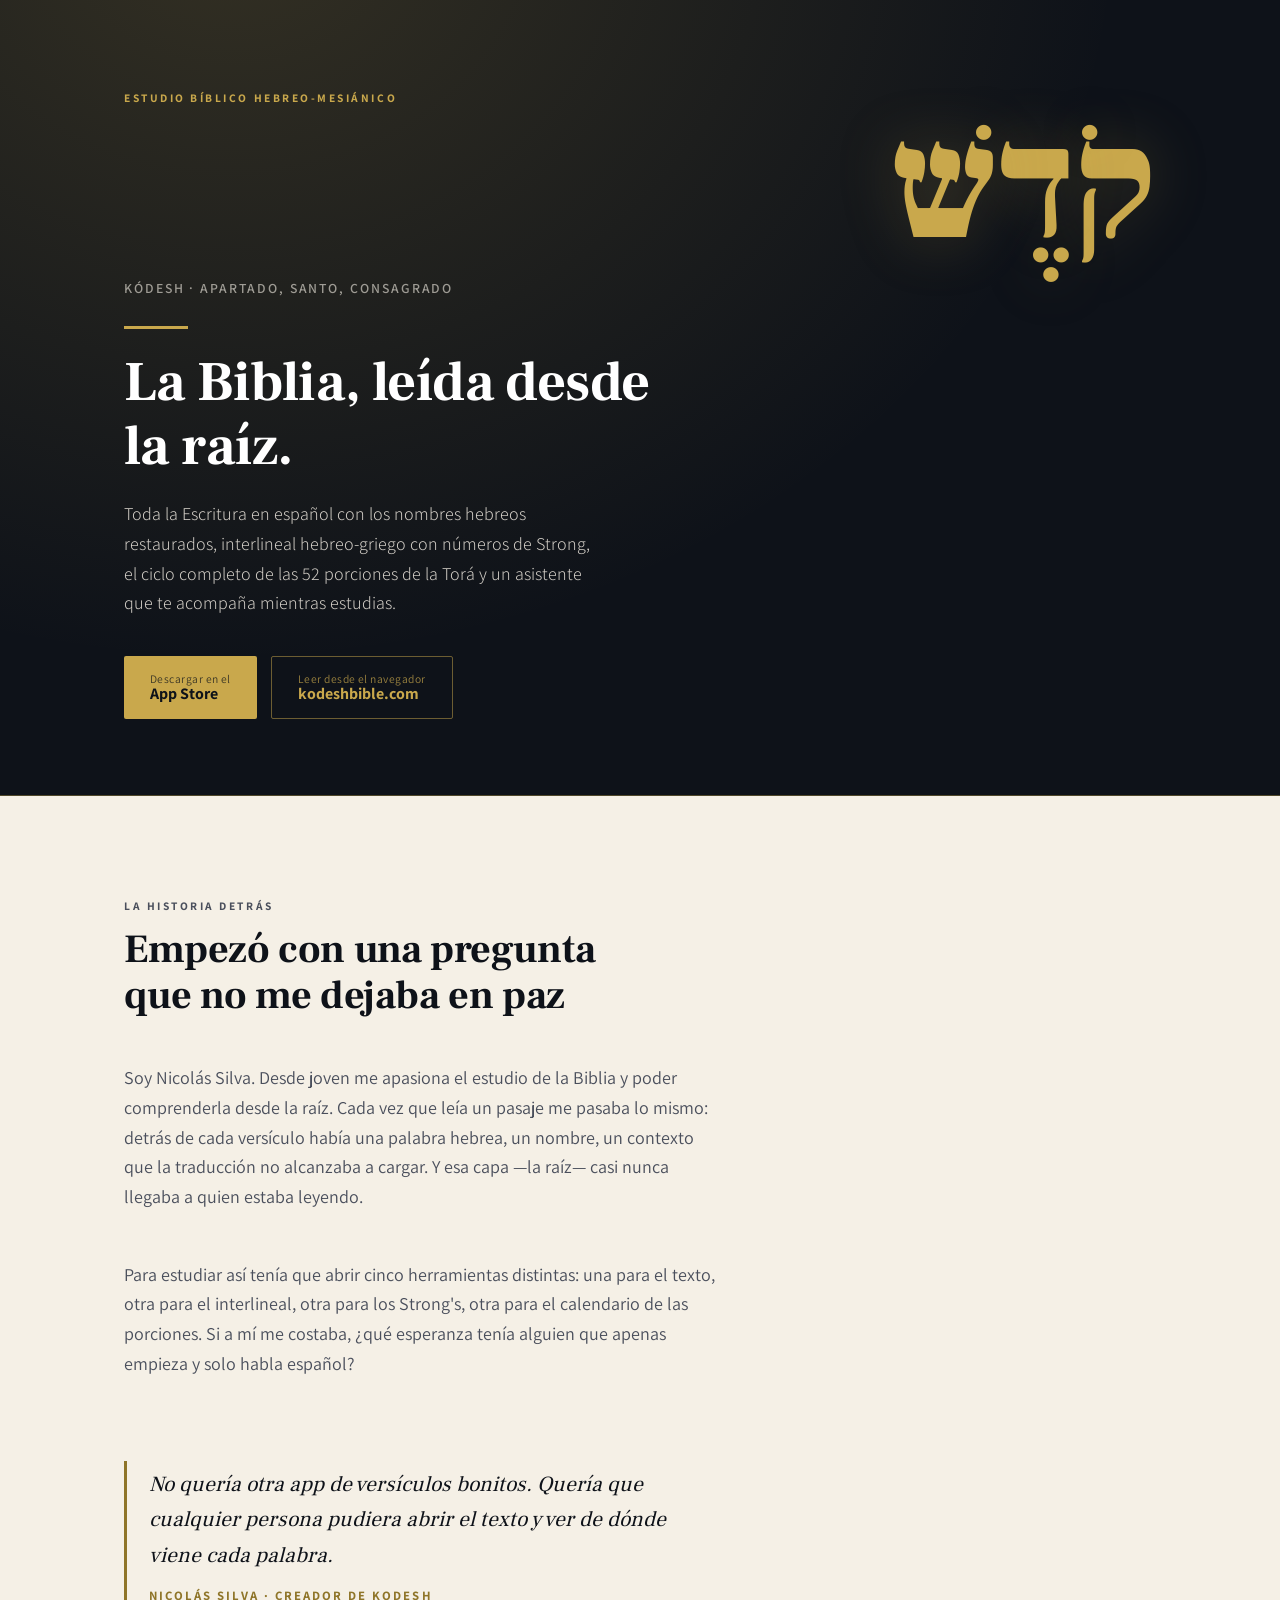
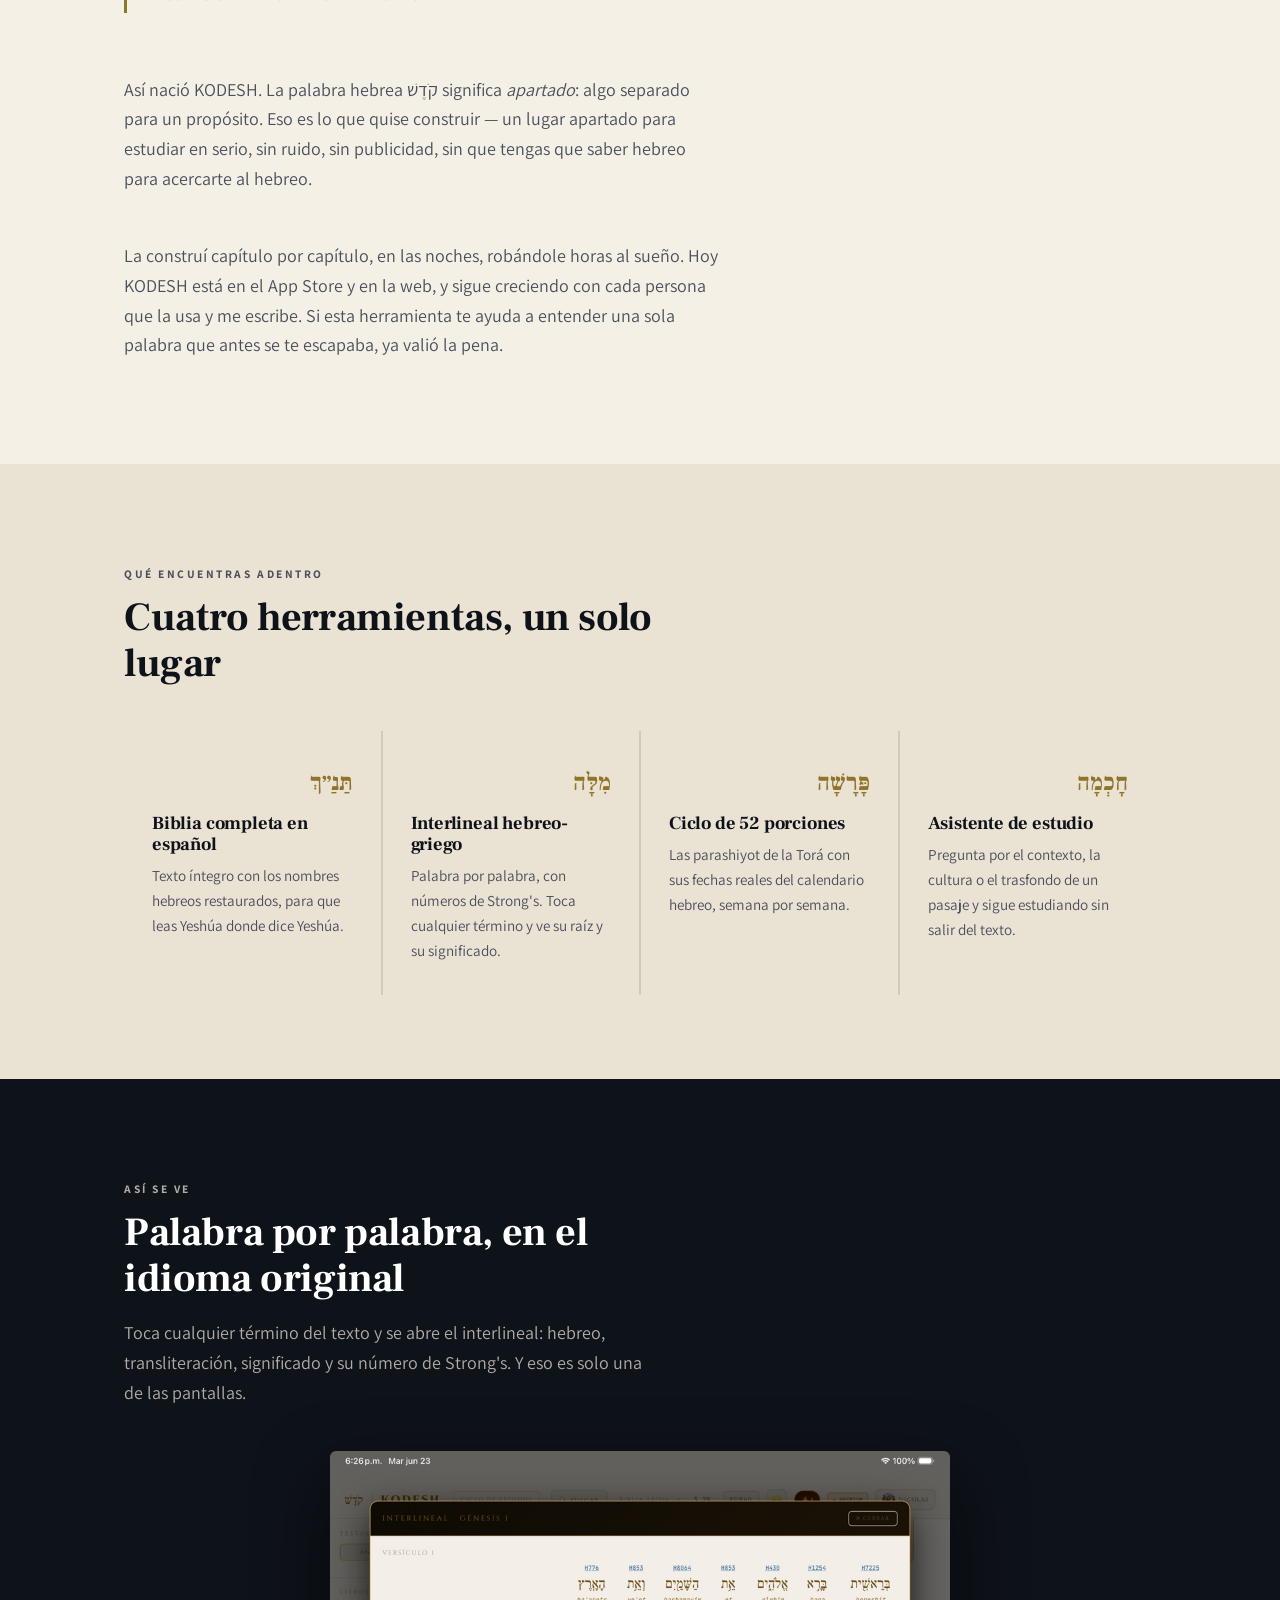
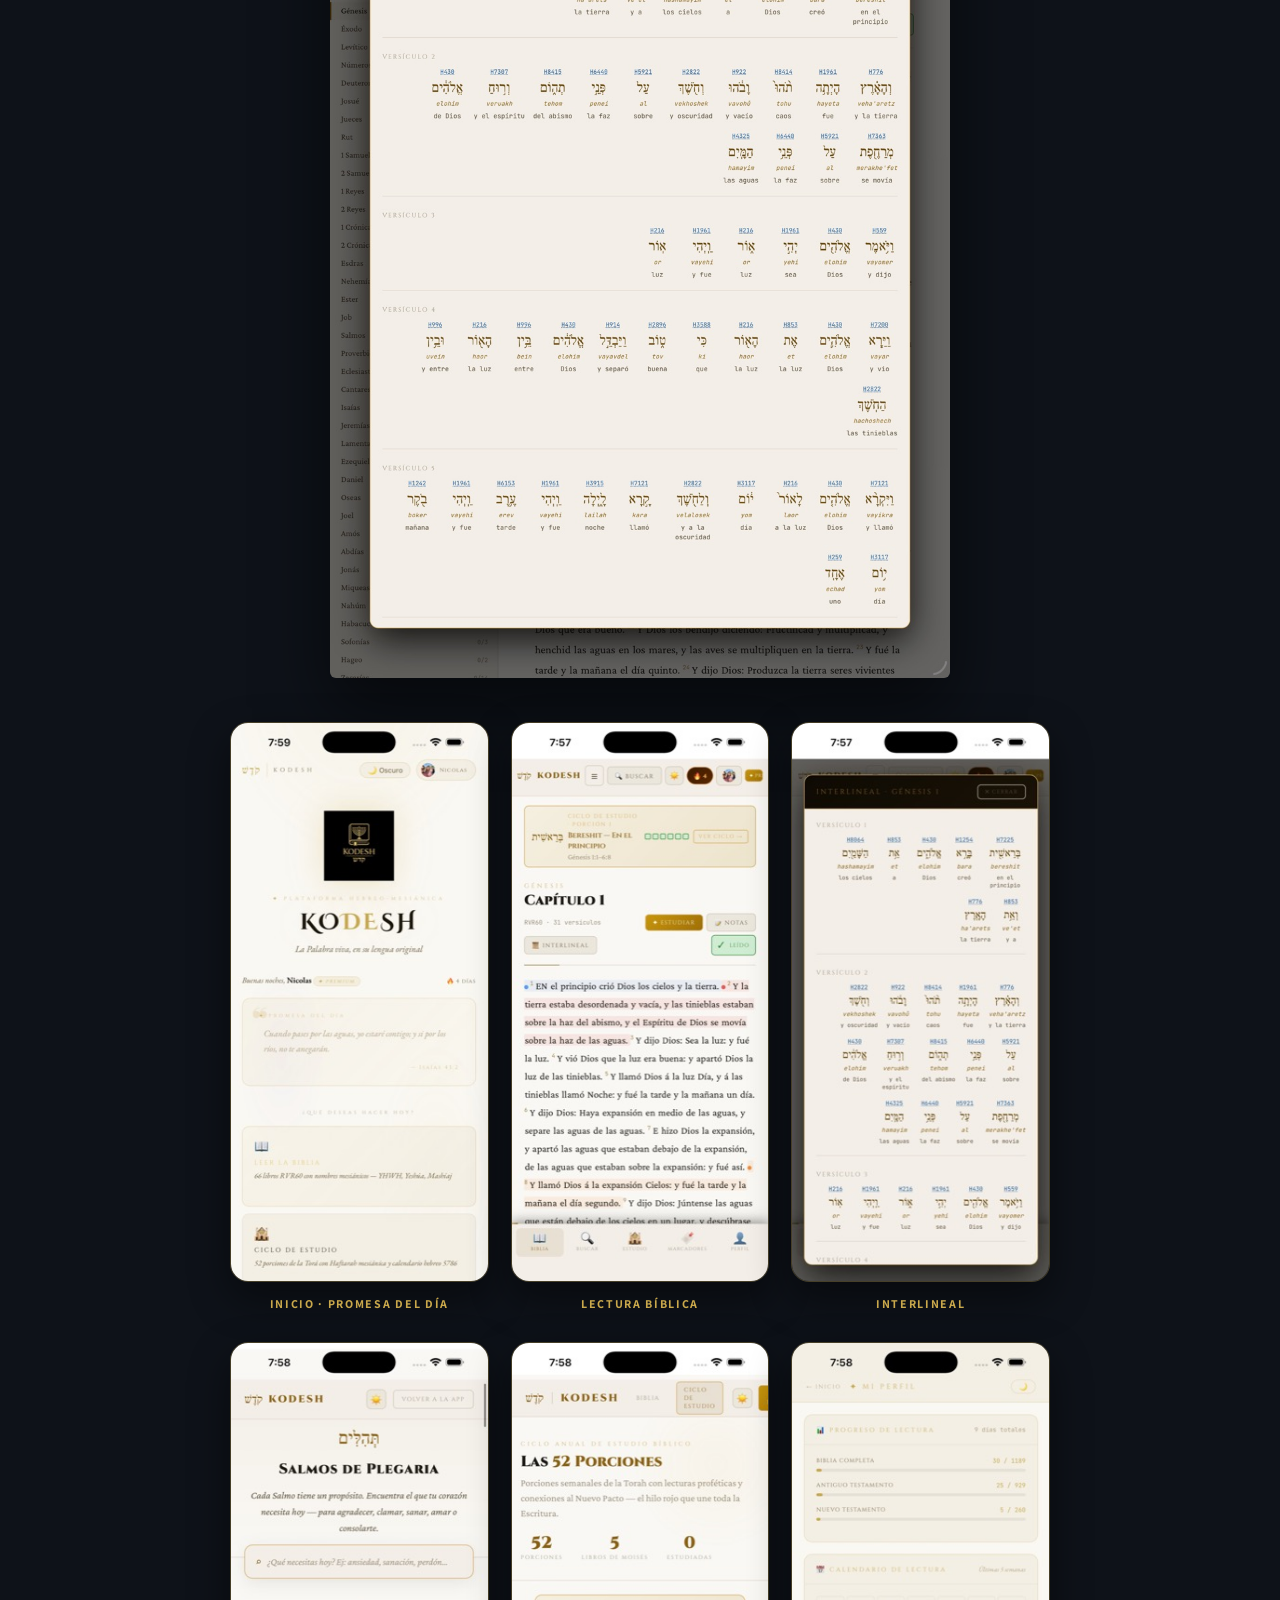
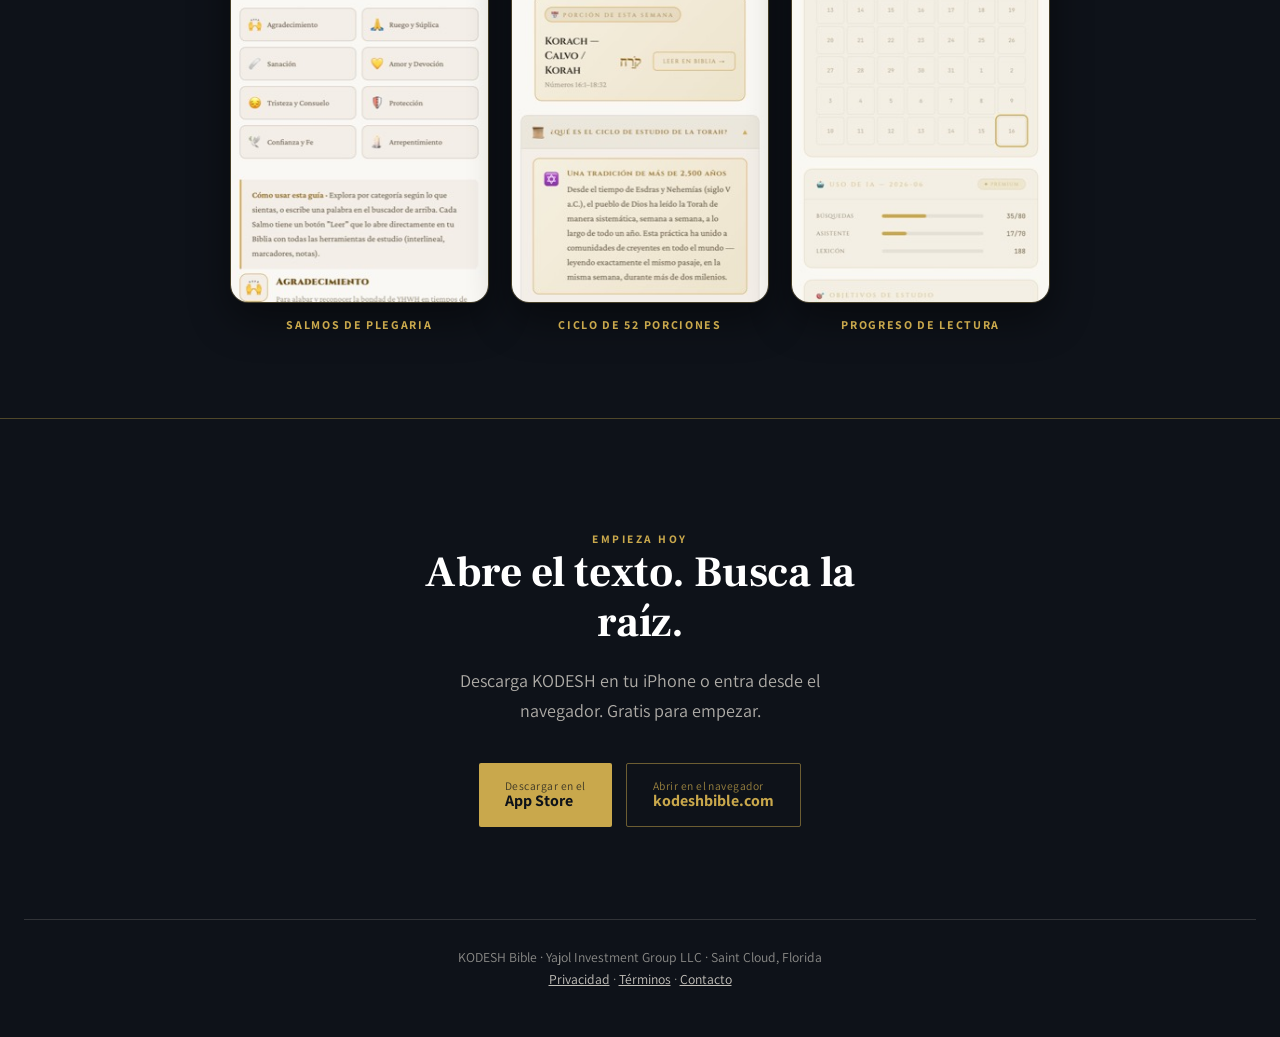
<file: kodesh bible/descargar.html>
<!DOCTYPE html>
<html lang="es">
<head>
<meta charset="UTF-8">
<meta name="viewport" content="width=device-width, initial-scale=1">
<title>KODESH Bible — Estudia la Palabra desde sus raíces hebreas</title>
<meta name="description" content="KODESH Bible: Biblia en español con nombres hebreos restaurados, interlineal hebreo-griego con Strong's, ciclo de 52 porciones de la Torá y asistente de estudio.">
<link rel="preconnect" href="https://fonts.googleapis.com">
<link rel="preconnect" href="https://fonts.gstatic.com" crossorigin>
<link href="https://fonts.googleapis.com/css2?family=Frank+Ruhl+Libre:wght@400;500;700;900&family=Assistant:wght@300;400;600;700&display=swap" rel="stylesheet">
<style>
:root{
  --parchment:#F5F0E6;
  --parchment-deep:#EAE2D3;
  --ink:#0E1219;
  --ink-soft:#4A4F5C;
  --night:#0E1219;
  --night-soft:#1A212C;
  --gold:#C9A84C;
  --gold-deep:#8F7529;
  --max:1080px;
}
*{box-sizing:border-box;margin:0;padding:0}
html{scroll-behavior:smooth}
body{
  background:var(--parchment);
  color:var(--ink);
  font-family:'Assistant',system-ui,sans-serif;
  font-size:18px;line-height:1.65;
  -webkit-font-smoothing:antialiased;
}
.wrap{max-width:var(--max);margin:0 auto;padding:0 24px}
h1,h2,h3{font-family:'Frank Ruhl Libre',Georgia,serif;font-weight:700;line-height:1.15;letter-spacing:-.01em}
a{color:inherit}
.eyebrow{
  font-size:.72rem;letter-spacing:.22em;text-transform:uppercase;
  font-weight:700;color:var(--gold-deep);
}
.hero .eyebrow,.closing .eyebrow{color:var(--gold)}

/* ---------- HERO ---------- */
.hero{
  position:relative;overflow:hidden;
  background:var(--night);
  color:var(--parchment);
  padding:88px 0 76px;
  border-bottom:1px solid rgba(201,168,76,.35);
}
.hero::after{ /* halo dorado tenue */
  content:"";position:absolute;inset:0;pointer-events:none;
  background:radial-gradient(ellipse at 18% -10%,rgba(201,168,76,.20),transparent 60%);
}
.hero .wrap{position:relative;z-index:1}
.aleph{
  font-family:'Frank Ruhl Libre',serif;
  font-weight:900;
  font-size:clamp(4.5rem,17vw,10rem);
  line-height:1;
  direction:rtl;
  color:var(--gold);
  text-shadow:0 0 60px rgba(201,168,76,.25);
  opacity:0;transform:translateY(14px);
  animation:rise .9s cubic-bezier(.2,.7,.3,1) forwards;
}
.aleph span{display:inline-block;opacity:0;animation:rise .7s cubic-bezier(.2,.7,.3,1) forwards}
.aleph span:nth-child(1){animation-delay:.05s}
.aleph span:nth-child(2){animation-delay:.20s}
.aleph span:nth-child(3){animation-delay:.35s}
.aleph span:nth-child(4){animation-delay:.50s}
@keyframes rise{to{opacity:1;transform:translateY(0)}}
.hero-rule{
  width:64px;height:3px;background:var(--gold);margin:26px 0 22px;
}
.hero h1{
  font-size:clamp(2.1rem,5.2vw,3.5rem);
  max-width:16ch;color:#fff;
}
.hero p.lead{
  margin-top:20px;max-width:52ch;
  font-size:1.12rem;color:rgba(243,238,228,.86);font-weight:300;
}
.gloss{
  margin-top:10px;font-size:.86rem;letter-spacing:.14em;text-transform:uppercase;
  color:rgba(243,238,228,.6);font-weight:600;
}

/* ---------- BOTONES ---------- */
.cta-row{display:flex;flex-wrap:wrap;gap:14px;margin-top:38px}
.btn{
  display:inline-flex;align-items:center;gap:10px;
  padding:15px 26px;border-radius:2px;
  font-weight:700;font-size:1rem;text-decoration:none;
  transition:transform .18s ease,box-shadow .18s ease,background .18s ease;
}
.btn:focus-visible{outline:3px solid var(--gold);outline-offset:3px}
.btn-primary{background:var(--gold);color:var(--night)}
.btn-primary:hover{transform:translateY(-2px);box-shadow:0 10px 28px rgba(201,168,76,.35)}
.btn-ghost{border:1.5px solid rgba(201,168,76,.5);color:var(--gold)}
.btn-ghost:hover{background:rgba(201,168,76,.12);transform:translateY(-2px)}
.btn small{display:block;font-weight:400;font-size:.72rem;opacity:.75;letter-spacing:.04em}
.btn .stack{display:flex;flex-direction:column;line-height:1.15;text-align:left}

/* ---------- SECCIONES ---------- */
section.band{padding:84px 0}
.band-alt{background:var(--parchment-deep)}
.sec-head{max-width:60ch;margin-bottom:44px}
.sec-head h2{font-size:clamp(1.7rem,3.6vw,2.5rem);margin-top:12px}
.sec-head p{margin-top:16px;color:var(--ink-soft)}

/* historia */
.story{display:grid;grid-template-columns:1fr;gap:28px;max-width:66ch}
.story p{margin-bottom:20px;color:var(--ink-soft)}
blockquote{
  border-left:3px solid var(--gold-deep);
  padding:6px 0 6px 22px;margin:34px 0;
  font-family:'Frank Ruhl Libre',serif;font-size:1.35rem;font-style:italic;color:var(--ink);
}
blockquote cite{display:block;font-size:.8rem;font-style:normal;letter-spacing:.16em;text-transform:uppercase;color:var(--gold-deep);margin-top:12px;font-family:'Assistant',sans-serif;font-weight:700}

/* features */
.features{display:grid;grid-template-columns:repeat(auto-fit,minmax(250px,1fr));gap:2px;background:rgba(21,24,31,.12)}
.feature{background:var(--parchment);padding:32px 28px}
.band-alt .feature{background:var(--parchment-deep)}
.feature .heb{
  font-family:'Frank Ruhl Libre',serif;direction:rtl;font-size:1.5rem;
  color:var(--gold-deep);font-weight:700;
}
.feature h3{font-size:1.15rem;margin:10px 0 8px}
.feature p{font-size:.95rem;color:var(--ink-soft)}

/* galería */
.showcase{background:var(--night);color:var(--parchment)}
.showcase .sec-head h2{color:#fff}
.showcase .sec-head p{color:rgba(245,240,230,.7)}
.showcase .eyebrow{color:var(--gold)}
.feature-shot{margin:0 auto 44px;max-width:620px}
.feature-shot img{
  width:100%;height:auto;display:block;
  border-radius:6px;
  box-shadow:0 30px 70px rgba(0,0,0,.55);
}
.shots{display:grid;grid-template-columns:repeat(auto-fit,minmax(200px,1fr));gap:28px 22px;max-width:820px;margin:0 auto}
.shot{margin:0}
.shot img{
  width:100%;aspect-ratio:9/19.5;object-fit:cover;object-position:top;
  display:block;border-radius:18px;
  border:1px solid rgba(201,168,76,.3);
  box-shadow:0 16px 40px rgba(0,0,0,.45);
}
.shot figcaption{
  margin-top:12px;text-align:center;
  font-size:.75rem;letter-spacing:.14em;text-transform:uppercase;
  font-weight:700;color:var(--gold);
}

/* cierre */
.closing{background:var(--night);color:var(--parchment);text-align:center;padding:92px 0;border-top:1px solid rgba(201,168,76,.35)}
.closing h2{font-size:clamp(1.8rem,4vw,2.7rem);max-width:20ch;margin:0 auto;color:#fff}
.closing p{color:rgba(243,238,228,.7);margin:18px auto 0;max-width:46ch}
.closing .cta-row{justify-content:center}
footer{background:var(--night);color:rgba(243,238,228,.55);font-size:.85rem;padding:0 0 46px;text-align:center}
footer a{color:rgba(243,238,228,.8)}
footer .rule{height:1px;background:rgba(243,238,228,.15);margin:0 24px 26px}

@media (prefers-reduced-motion:reduce){
  *{animation:none!important;transition:none!important}
}
@media(max-width:640px){
  body{font-size:17px}
  section.band{padding:60px 0}
  .hero{padding:60px 0 56px}
  .btn{flex:1 1 100%;justify-content:center}
}
</style>
</head>
<body>

<!-- ============ HERO ============ -->
<header class="hero">
  <div class="wrap">
    <p class="eyebrow">Estudio bíblico hebreo-mesiánico</p>
    <div class="aleph" aria-label="Kodesh en hebreo"><span>ק</span><span>ֹדֶ</span><span>שׁ</span><span></span></div>
    <p class="gloss">Kódesh · apartado, santo, consagrado</p>
    <div class="hero-rule"></div>
    <h1>La Biblia, leída desde la raíz.</h1>
    <p class="lead">Toda la Escritura en español con los nombres hebreos restaurados, interlineal hebreo-griego con números de Strong, el ciclo completo de las 52 porciones de la Torá y un asistente que te acompaña mientras estudias.</p>
    <div class="cta-row">
      <a class="btn btn-primary" href="https://apps.apple.com/app/kodesh-bible/id6781083106">
        <span class="stack"><small>Descargar en el</small>App Store</span>
      </a>
      <a class="btn btn-ghost" href="https://kodeshbible.com">
        <span class="stack"><small>Leer desde el navegador</small>kodeshbible.com</span>
      </a>
    </div>
  </div>
</header>

<!-- ============ HISTORIA ============ -->
<section class="band">
  <div class="wrap">
    <div class="sec-head">
      <p class="eyebrow">La historia detrás</p>
      <h2>Empezó con una pregunta que no me dejaba en paz</h2>
    </div>
    <div class="story">
      <p>Soy Nicolás Silva. Desde joven me apasiona el estudio de la Biblia y poder comprenderla desde la raíz. Cada vez que leía un pasaje me pasaba lo mismo: detrás de cada versículo había una palabra hebrea, un nombre, un contexto que la traducción no alcanzaba a cargar. Y esa capa —la raíz— casi nunca llegaba a quien estaba leyendo.</p>

      <p>Para estudiar así tenía que abrir cinco herramientas distintas: una para el texto, otra para el interlineal, otra para los Strong's, otra para el calendario de las porciones. Si a mí me costaba, ¿qué esperanza tenía alguien que apenas empieza y solo habla español?</p>

      <blockquote>
        No quería otra app de versículos bonitos. Quería que cualquier persona pudiera abrir el texto y ver de dónde viene cada palabra.
        <cite>Nicolás Silva · Creador de KODESH</cite>
      </blockquote>

      <p>Así nació KODESH. La palabra hebrea קֹדֶשׁ significa <em>apartado</em>: algo separado para un propósito. Eso es lo que quise construir — un lugar apartado para estudiar en serio, sin ruido, sin publicidad, sin que tengas que saber hebreo para acercarte al hebreo.</p>

      <p>La construí capítulo por capítulo, en las noches, robándole horas al sueño. Hoy KODESH está en el App Store y en la web, y sigue creciendo con cada persona que la usa y me escribe. Si esta herramienta te ayuda a entender una sola palabra que antes se te escapaba, ya valió la pena.</p>
    </div>
  </div>
</section>

<!-- ============ QUÉ ENCUENTRAS ============ -->
<section class="band band-alt">
  <div class="wrap">
    <div class="sec-head">
      <p class="eyebrow">Qué encuentras adentro</p>
      <h2>Cuatro herramientas, un solo lugar</h2>
    </div>
    <div class="features">
      <div class="feature">
        <div class="heb">תַּנַ״ךְ</div>
        <h3>Biblia completa en español</h3>
        <p>Texto íntegro con los nombres hebreos restaurados, para que leas Yeshúa donde dice Yeshúa.</p>
      </div>
      <div class="feature">
        <div class="heb">מִלָּה</div>
        <h3>Interlineal hebreo-griego</h3>
        <p>Palabra por palabra, con números de Strong's. Toca cualquier término y ve su raíz y su significado.</p>
      </div>
      <div class="feature">
        <div class="heb">פָּרָשָׁה</div>
        <h3>Ciclo de 52 porciones</h3>
        <p>Las parashiyot de la Torá con sus fechas reales del calendario hebreo, semana por semana.</p>
      </div>
      <div class="feature">
        <div class="heb">חָכְמָה</div>
        <h3>Asistente de estudio</h3>
        <p>Pregunta por el contexto, la cultura o el trasfondo de un pasaje y sigue estudiando sin salir del texto.</p>
      </div>
    </div>
  </div>
</section>

<!-- ============ GALERÍA ============ -->
<section class="band showcase">
  <div class="wrap">
    <div class="sec-head">
      <p class="eyebrow">Así se ve</p>
      <h2>Palabra por palabra, en el idioma original</h2>
      <p>Toca cualquier término del texto y se abre el interlineal: hebreo, transliteración, significado y su número de Strong's. Y eso es solo una de las pantallas.</p>
    </div>
    <figure class="feature-shot">
      <img loading="lazy" src="img/kodesh-interlineal.jpg" alt="KODESH mostrando Génesis 1 con el interlineal hebreo palabra por palabra y números de Strong's">
    </figure>
    <div class="shots">
      <figure class="shot"><img loading="lazy" src="img/1-Home.jpg" alt="Pantalla de inicio de KODESH con la promesa del día"><figcaption>Inicio · Promesa del día</figcaption></figure>
      <figure class="shot"><img loading="lazy" src="img/2-Lectura_Biblica.jpg" alt="Génesis 1 en RVR60 con marcadores de colores"><figcaption>Lectura bíblica</figcaption></figure>
      <figure class="shot"><img loading="lazy" src="img/3-Interlineal.jpg" alt="Interlineal hebreo con transliteración y números de Strong's"><figcaption>Interlineal</figcaption></figure>
      <figure class="shot"><img loading="lazy" src="img/4-Salmos_de_Plegaria.jpg" alt="Salmos de Plegaria organizados por categoría"><figcaption>Salmos de Plegaria</figcaption></figure>
      <figure class="shot"><img loading="lazy" src="img/5-Ciclo_52_Porciones.jpg" alt="Ciclo de estudio de las 52 porciones de la Torá"><figcaption>Ciclo de 52 porciones</figcaption></figure>
      <figure class="shot"><img loading="lazy" src="img/6-Perfil_Progreso.jpg" alt="Perfil con progreso de lectura y calendario"><figcaption>Progreso de lectura</figcaption></figure>
    </div>
  </div>
</section>

<!-- ============ CIERRE ============ -->
<section class="closing">
  <div class="wrap">
    <p class="eyebrow">Empieza hoy</p>
    <h2>Abre el texto. Busca la raíz.</h2>
    <p>Descarga KODESH en tu iPhone o entra desde el navegador. Gratis para empezar.</p>
    <div class="cta-row">
      <a class="btn btn-primary" href="https://apps.apple.com/app/kodesh-bible/id6781083106">
        <span class="stack"><small>Descargar en el</small>App Store</span>
      </a>
      <a class="btn btn-ghost" href="https://kodeshbible.com">
        <span class="stack"><small>Abrir en el navegador</small>kodeshbible.com</span>
      </a>
    </div>
  </div>
</section>

<footer>
  <div class="rule"></div>
  <div class="wrap">
    KODESH Bible · Yajol Investment Group LLC · Saint Cloud, Florida<br>
    <a href="https://kodeshbible.com/privacy">Privacidad</a> · <a href="https://kodeshbible.com/terms">Términos</a> · <a href="mailto:noreply@kodeshbible.com">Contacto</a>
  </div>
</footer>

</body>
</html>
</file>
